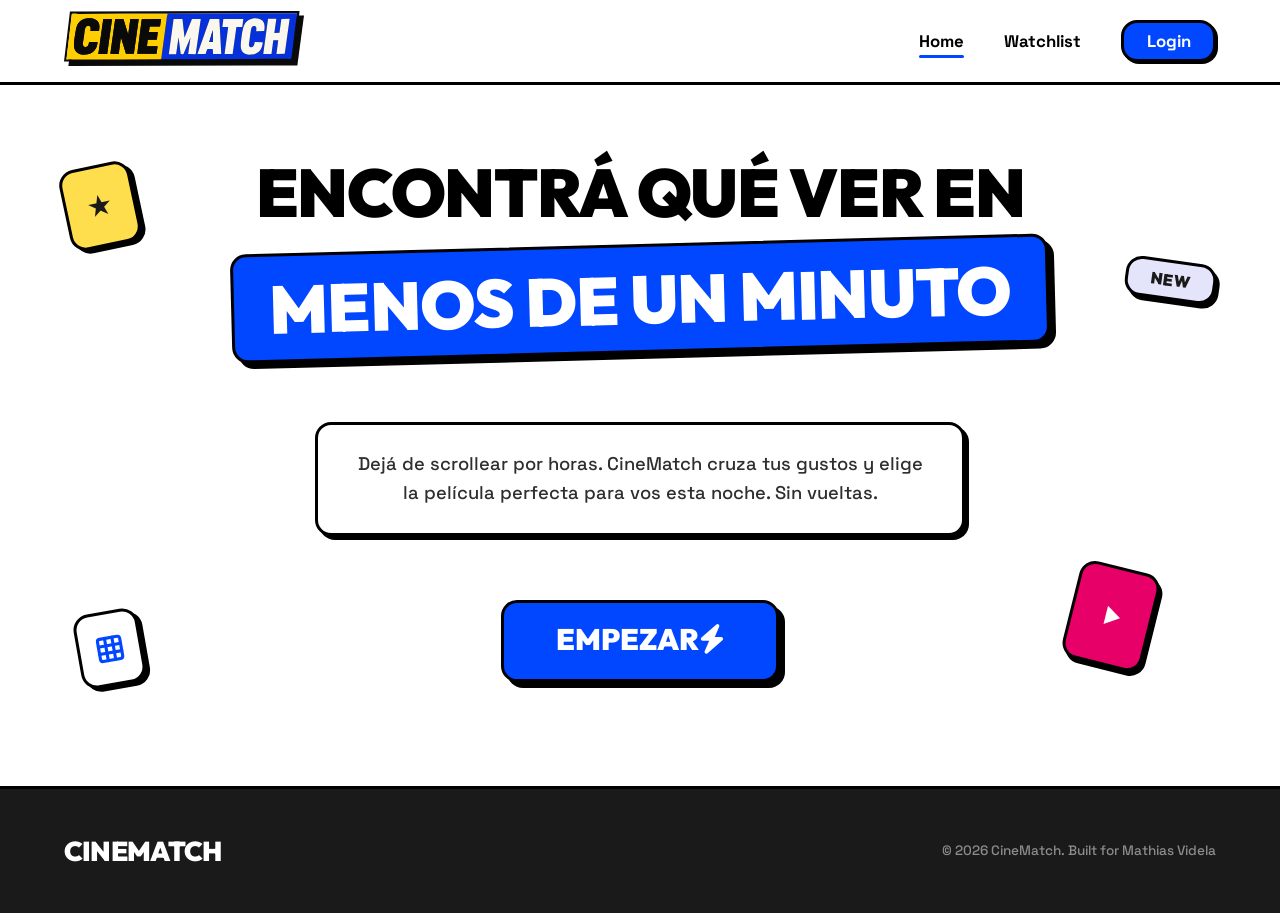
<file: frontend/index.html>
<!DOCTYPE html>
<html lang="es">

<head>
  <meta charset="UTF-8">
  <meta name="viewport" content="width=device-width, initial-scale=1.0">
  <meta name="description"
    content="CineMatch - Encontrá la película perfecta para vos en menos de un minuto. Deja de scrollear por horas y empezá a disfrutar.">
  <title>CineMatch - Encontrá qué ver en menos de un minuto</title>
  <link rel="shortcut icon" href="src/isotipo.svg" type="image/x-icon">
  <!-- Link root styling -->
  <link rel="stylesheet" href="style.css">
  <link rel="stylesheet" href="https://cdnjs.cloudflare.com/ajax/libs/font-awesome/6.5.2/css/all.min.css" />
</head>

<body>

  <!-- Navigation Bar -->
  <header>
    <nav class="navbar" id="main-navbar">
      <a href="#" class="logo" id="logo-brand"><img src="src/logotipo.svg" alt=""></a>
      <div class="nav-menu" id="navigation-menu">
        <a href="#" class="nav-link active" id="nav-discover">Home</a>
        <a href="pages/watchlist.html" class="nav-link" id="nav-watchlist">Watchlist</a>
        <a href="pages/login.html" class="nav-link btn-login" id="nav-login">Login <i
            class="fa-solid fa-right-to-bracket"></i></a>
      </div>

    </nav>
  </header>

  <!-- Main Hero -->
  <main class="main-content" id="landing-hero-container">


    <!-- Badge flotante -->
    <div class="floating-card card-star" id="float-star" aria-hidden="true">
      <span>★</span>
    </div>

    <div class="floating-card card-new" id="float-new" aria-hidden="true">
      <span>NEW</span>
    </div>

    <div class="floating-card card-play" id="float-play" aria-hidden="true">
      <!-- Custom White Bold Play SVG Triangle -->
      <svg width="32" height="32" viewBox="0 0 24 24" fill="currentColor">
        <path d="M8 5.14v14L19 12 8 5.14z" />
      </svg>
    </div>

    <div class="floating-card card-film" id="float-film" aria-hidden="true">
      <!-- Custom Blue Filmstrip SVG -->
      <svg width="30" height="30" viewBox="0 0 24 24" fill="none" stroke="currentColor" stroke-width="2.5"
        stroke-linecap="round" stroke-linejoin="round">
        <rect x="3" y="3" width="18" height="18" rx="2" ry="2" />
        <path d="M9 3v18" />
        <path d="M15 3v18" />
        <path d="M3 9h18" />
        <path d="M3 15h18" />
      </svg>
    </div>

    <!-- Central Hero content -->
    <section class="hero" id="hero-section">


      <!-- Main Title -->
      <div class="hero-title-container">
        <h1 class="hero-title" id="main-heading">ENCONTRÁ QUÉ VER EN</h1>
        <div class="hero-highlight-box" id="highlight-wrapper">
          <span class="hero-highlight-text" id="highlight-text">MENOS DE UN MINUTO</span>
        </div>
      </div>

      <!-- Description Card Container with horizontal background lines -->
      <div class="description-section" id="description-container">
        <div class="decor-line" id="line-decoration"></div>
        <article class="description-card" id="description-body">
          Dejá de scrollear por horas. CineMatch cruza tus gustos y elige la película perfecta para vos esta noche. Sin
          vueltas.
        </article>
      </div>

      <!-- button start -->
      <a href="./pages/movies.html" class="btn-empezar" id="btn-start-action">
        <span>EMPEZARㅤ<i class="fa-solid fa-bolt"></i></span>
      </a>


    </section>
  </main>

  <!-- Footer Section -->
  <footer class="footer" id="main-footer">
    <a href="#" class="footer-logo" id="footer-brand">CineMatch</a>
    <p class="copyright" id="footer-copyright"></p>
  </footer>

  <!-- Mobile Bottom Navigation Bar -->
  <nav class="mobile-bottom-nav">
    <a href="#" class="mobile-bottom-link active" id="mobile-nav-home">
      <i class="fa-solid fa-house"></i>
      <span>Inicio</span>
    </a>
    <a href="pages/watchlist.html" class="mobile-bottom-link" id="mobile-nav-watchlist">
      <i class="fa-solid fa-heart"></i>
      <span>Watchlist</span>
    </a>
    <a href="pages/movies.html" class="mobile-bottom-link" id="mobile-nav-movies">
      <i class="fa-solid fa-magnifying-glass"></i>
      <span>Buscar</span>
    </a>
  </nav>

  <script src="app.js"></script>
</body>

</html>
</file>
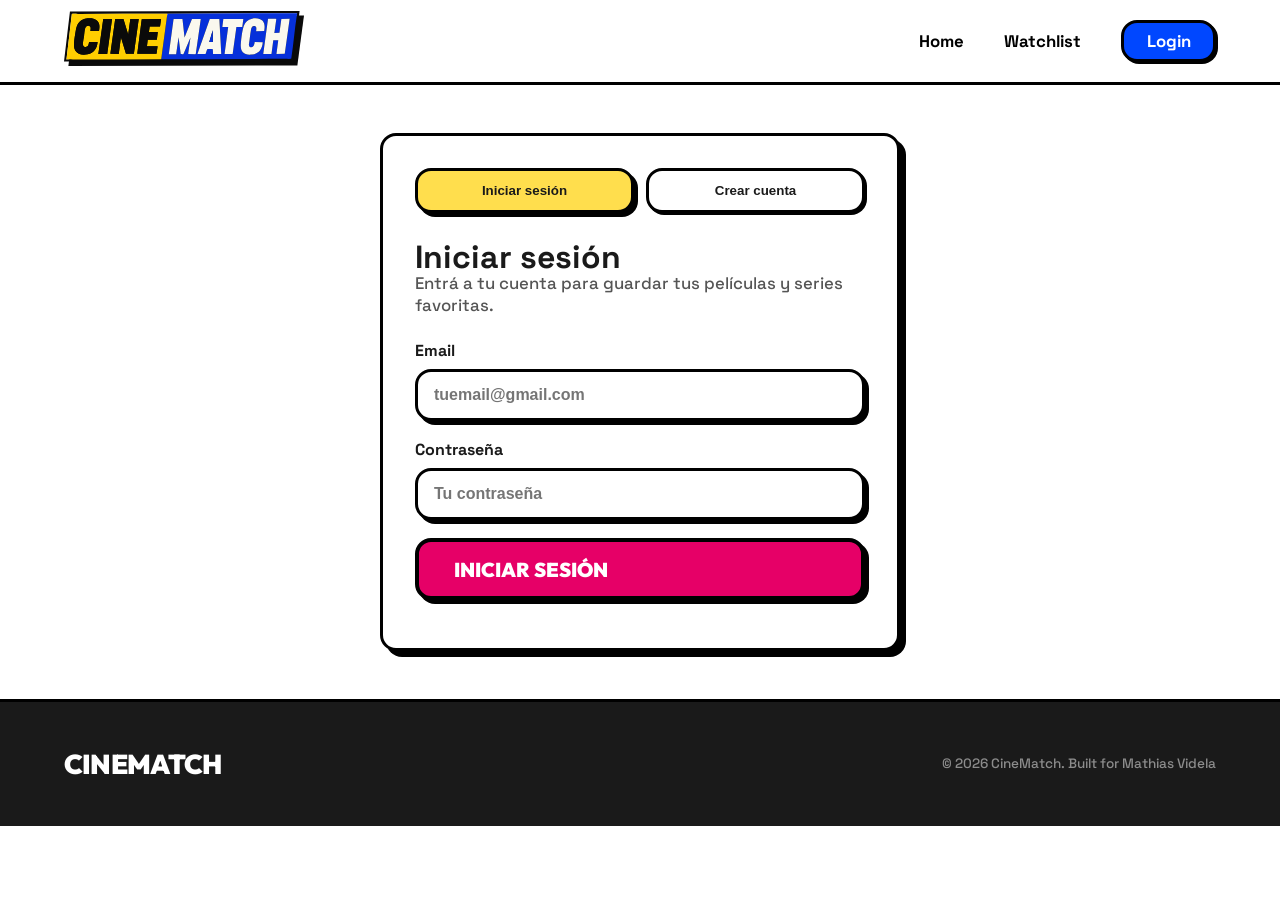
<file: frontend/pages/login.html>
<!DOCTYPE html>
<html lang="es">

<head>
    <meta charset="UTF-8">
    <meta name="viewport" content="width=device-width, initial-scale=1.0">
    <meta name="description"
        content="CineMatch - Encontrá la película perfecta para vos en menos de un minuto. Deja de scrollear por horas y empezá a disfrutar.">
    <title>CineMatch - Encontrá qué ver en menos de un minuto</title>
    <link rel="shortcut icon" href="../src/isotipo.svg" type="image/x-icon">
    <!-- Link root styling -->
    <link rel="stylesheet" href="../style.css">
    <link rel="stylesheet" href="https://cdnjs.cloudflare.com/ajax/libs/font-awesome/6.5.2/css/all.min.css" />
</head>

<body>

    <!-- Navigation Bar -->
    <header>
        <nav class="navbar" id="main-navbar">
            <a href="../index.html" class="logo" id="logo-brand"><img src="../src/logotipo.svg"
                    alt="logo de CineMatch"></a>
            <div class="nav-menu" id="navigation-menu">
                <a href="../index.html" class="nav-link" id="nav-discover">Home</a>
                <a href="watchlist.html" class="nav-link" id="nav-watchlist">Watchlist</a>
                <a href="login.html" class="nav-link btn-login" id="nav-login">Login <i
                        class="fa-solid fa-right-to-bracket"></i></a>
            </div>
        </nav>
    </header>


    <main>
        <section id="auth-section" class="auth-section">
            <div class="auth-card">

                <div class="auth-tabs">
                    <button id="show-login-btn" class="auth-tab active" type="button">
                        Iniciar sesión
                    </button>

                    <button id="show-register-btn" class="auth-tab" type="button">
                        Crear cuenta
                    </button>
                </div>

                <!-- LOGIN -->
                <div id="login-box">
                    <h2>Iniciar sesión</h2>
                    <p class="step-subtitle">
                        Entrá a tu cuenta para guardar tus películas y series favoritas.
                    </p>

                    <form id="login-form" class="auth-form">
                        <div class="form-group">
                            <label for="login-email">Email</label>
                            <input type="email" id="login-email" placeholder="tuemail@gmail.com" required />
                        </div>

                        <div class="form-group">
                            <label for="login-password">Contraseña</label>
                            <input type="password" id="login-password" placeholder="Tu contraseña" required />
                        </div>

                        <button type="submit" class="primary-button">
                            Iniciar sesión
                        </button>
                    </form>
                </div>

                <!-- REGISTER -->
                <div id="register-box" class="hidden">
                    <h2>Crear cuenta</h2>
                    <p class="step-subtitle">
                        Creá tu cuenta para empezar a armar tu Watchlist.
                    </p>

                    <form id="register-form" class="auth-form">
                        <div class="form-group">
                            <label for="register-name">Nombre</label>
                            <input type="text" id="register-name" placeholder="Tu nombre" required />
                        </div>

                        <div class="form-group">
                            <label for="register-email">Email</label>
                            <input type="email" id="register-email" placeholder="tuemail@gmail.com" required />
                        </div>

                        <div class="form-group">
                            <label for="register-password">Contraseña</label>
                            <input type="password" id="register-password" placeholder="Mínimo 6 caracteres" required />
                        </div>

                        <button type="submit" class="primary-button">
                            Crear cuenta
                        </button>
                    </form>
                </div>

                <p id="auth-message" class="auth-message"></p>
            </div>
        </section>


    </main>

    <!-- Footer Section -->
    <footer class="footer" id="main-footer">
        <a href="#" class="footer-logo" id="footer-brand">CineMatch</a>
        <p class="copyright" id="footer-copyright"></p>
    </footer>

    <!-- Mobile Bottom Navigation Bar -->
    <nav class="mobile-bottom-nav">
        <a href="../index.html" class="mobile-bottom-link" id="mobile-nav-home">
            <i class="fa-solid fa-house"></i>
            <span>Inicio</span>
        </a>
        <a href="watchlist.html" class="mobile-bottom-link" id="mobile-nav-watchlist">
            <i class="fa-solid fa-heart"></i>
            <span>Watchlist</span>
        </a>
        <a href="movies.html" class="mobile-bottom-link" id="mobile-nav-movies">
            <i class="fa-solid fa-magnifying-glass"></i>
            <span>Buscar</span>
        </a>
    </nav>

    <script src="../app.js"></script>
</body>

</html>
</file>
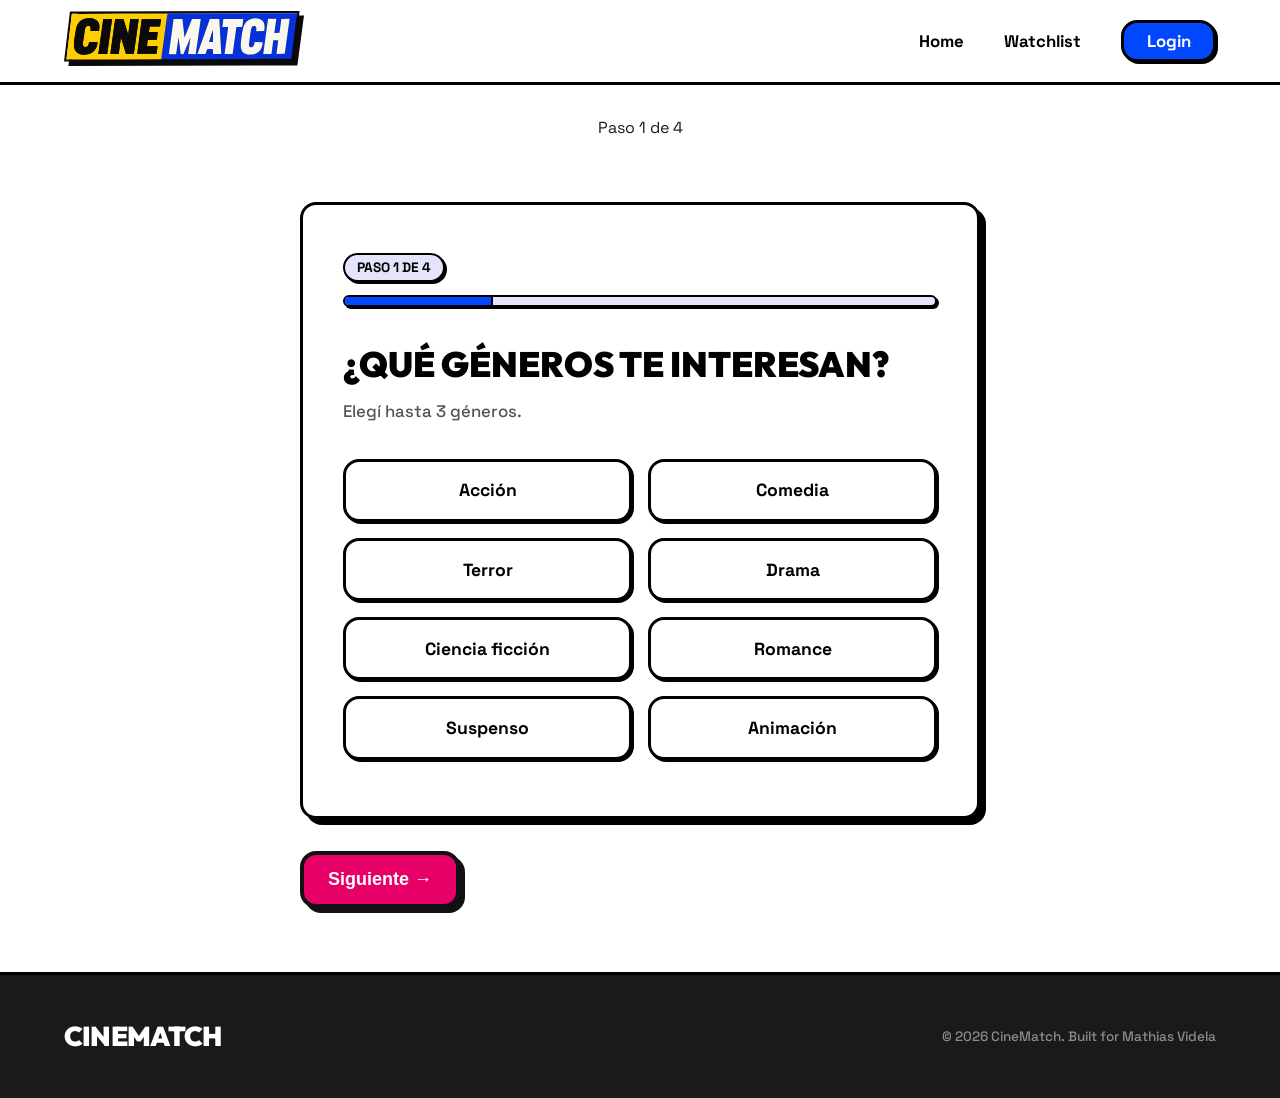
<file: frontend/pages/movies.html>
<!DOCTYPE html>
<html lang="es">

<head>
    <meta charset="UTF-8">
    <meta name="viewport" content="width=device-width, initial-scale=1.0">
    <meta name="description"
        content="CineMatch - Encontrá la película perfecta para vos en menos de un minuto. Deja de scrollear por horas y empezá a disfrutar.">
    <title>CineMatch - Encontrá qué ver en menos de un minuto</title>
    <link rel="shortcut icon" href="../src/isotipo.svg" type="image/x-icon">
    <!-- Link root styling -->
    <link rel="stylesheet" href="../style.css">
    <link rel="stylesheet" href="https://cdnjs.cloudflare.com/ajax/libs/font-awesome/6.5.2/css/all.min.css" />
</head>

<body>

    <!-- Navigation Bar -->
    <header>
        <nav class="navbar" id="main-navbar">
            <a href="../index.html" class="logo" id="logo-brand"><img src="../src/logotipo.svg" alt=""></a>
            <div class="nav-menu" id="navigation-menu">
                <a href="../index.html" class="nav-link" id="nav-discover">Home</a>
                <a href="watchlist.html" class="nav-link" id="nav-watchlist">Watchlist</a>
                <a href="login.html" class="nav-link btn-login" id="nav-login">Login <i
                        class="fa-solid fa-right-to-bracket"></i></a>
            </div>
        </nav>
    </header>

    <main class="main-content">
        <!-- Badge pasos -->
        <div class="pasos">
            <div class="badge-yellow" id="badge-step"></div>
        </div>

        <!-- pasos container -->
        <section id="step-container"></section>

        <!-- botones de accion -->
        <div class="step-actions">
            <button class="btn btn-back" id="btn-back">
                ← Atrás
            </button>

            <button class="btn btn-next" id="btn-next">
                Siguiente →
            </button>
        </div>

    </main>

    <!-- Footer Section -->
    <footer class="footer" id="main-footer">
        <a href="../index.html" class="footer-logo" id="footer-brand">CineMatch</a>
        <p class="copyright" id="footer-copyright"></p>
    </footer>

    <!-- Mobile Bottom Navigation Bar -->
    <nav class="mobile-bottom-nav">
        <a href="../index.html" class="mobile-bottom-link" id="mobile-nav-home">
            <i class="fa-solid fa-house"></i>
            <span>Inicio</span>
        </a>
        <a href="watchlist.html" class="mobile-bottom-link" id="mobile-nav-watchlist">
            <i class="fa-solid fa-heart"></i>
            <span>Watchlist</span>
        </a>
        <a href="#" class="mobile-bottom-link active" id="mobile-nav-movies">
            <i class="fa-solid fa-magnifying-glass"></i>
            <span>Buscar</span>
        </a>
    </nav>

    <script src="../app.js"></script>
</body>

</html>
</file>
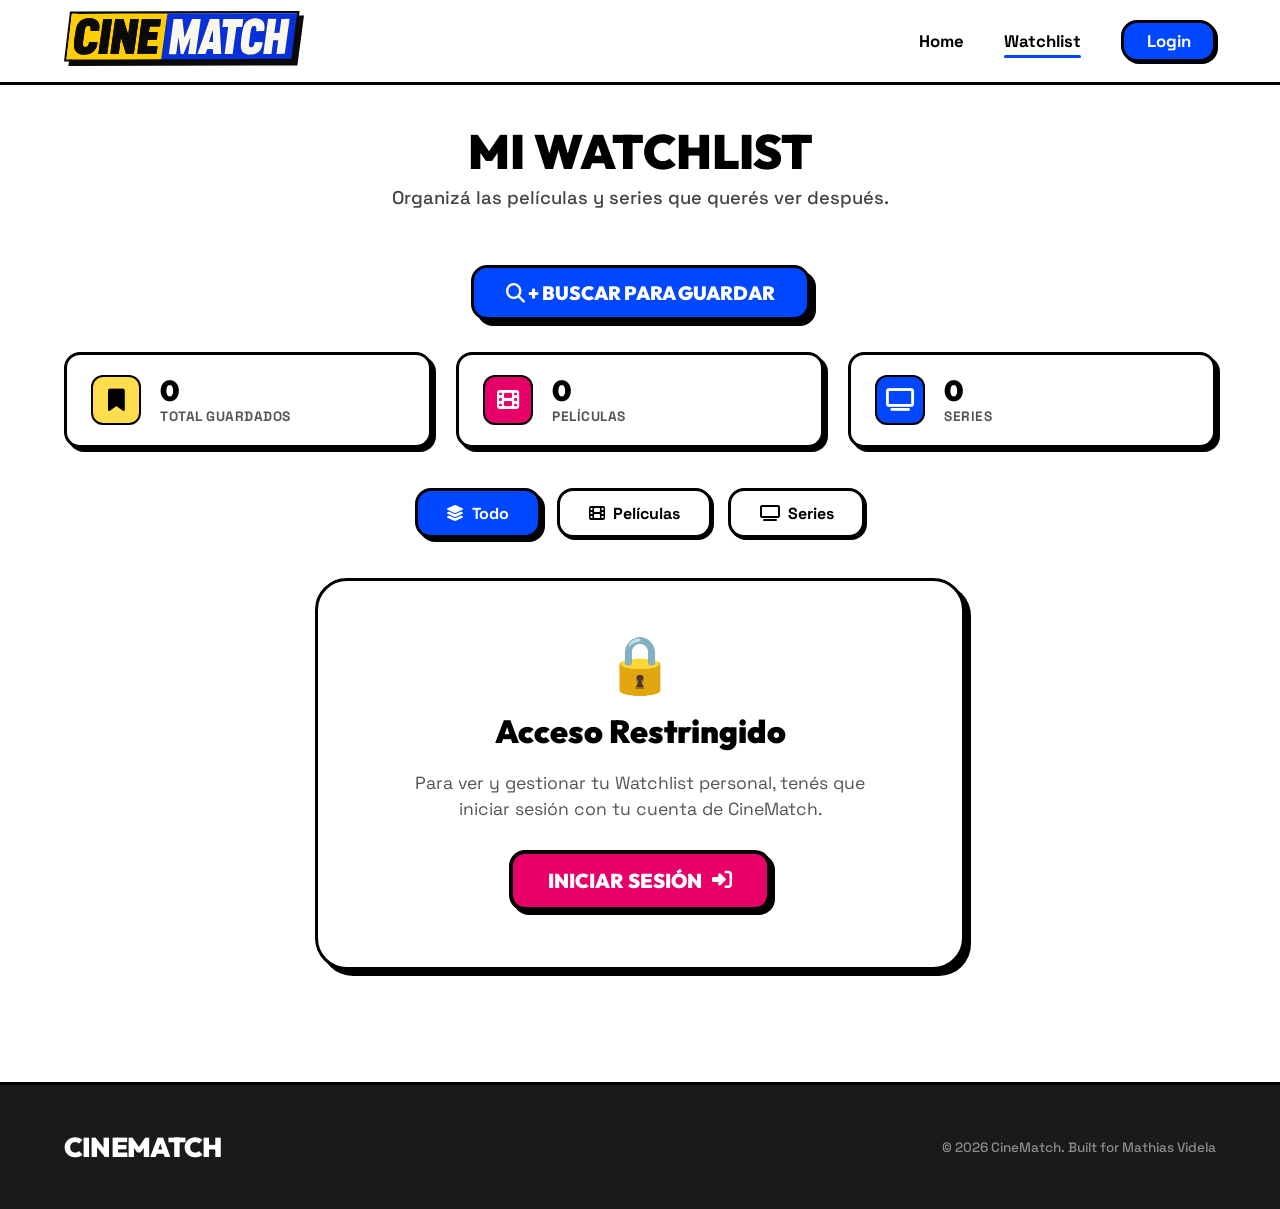
<file: frontend/pages/watchlist.html>
<!DOCTYPE html>
<html lang="es">

<head>
    <meta charset="UTF-8">
    <meta name="viewport" content="width=device-width, initial-scale=1.0">
    <meta name="description"
        content="CineMatch - Mi Watchlist. Organizá las películas y series que querés ver después.">
    <title>CineMatch - Mi Watchlist</title>
    <link rel="shortcut icon" href="../src/isotipo.svg" type="image/x-icon">
    <!-- Link root styling -->
    <link rel="stylesheet" href="../style.css">
    <link rel="stylesheet" href="https://cdnjs.cloudflare.com/ajax/libs/font-awesome/6.5.2/css/all.min.css" />
</head>

<body>

    <!-- Navigation Bar -->
    <header>
        <nav class="navbar" id="main-navbar">
            <a href="../index.html" class="logo" id="logo-brand"><img src="../src/logotipo.svg"
                    alt="CineMatch Logo"></a>
            <div class="nav-menu" id="navigation-menu">
                <a href="../index.html" class="nav-link" id="nav-discover">Home</a>
                <a href="#" class="nav-link active" id="nav-watchlist">Watchlist</a>
                <a href="login.html" class="nav-link btn-login" id="nav-login">Login <i
                        class="fa-solid fa-right-to-bracket"></i></a>
            </div>
        </nav>
    </header>

    <!-- Main Content -->
    <main class="main-content">



        <div class="watchlist-page-container">

            <!-- Hero Section -->
            <section class="watchlist-hero" id="watchlist-hero">
                <h1 class="watchlist-title">Mi Watchlist</h1>
                <p class="watchlist-subtitle">Organizá las películas y series que querés ver después.</p>
                <div class="watchlist-user-greeting" id="watchlist-user-greeting" style="display: none;"></div>
            </section>

            <!-- Desktop Search Button -->
            <div class="watchlist-search-desktop-container">
                <button id="open-search-modal-btn" class="open-search-modal-btn" type="button">
                    <i class="fa-solid fa-magnifying-glass"></i> + Buscar para guardar
                </button>
            </div>

            <!-- Stats Overview -->
            <section class="watchlist-stats-grid" id="watchlist-stats">
                <div class="watchlist-stat-card">
                    <div class="stat-icon-wrapper stat-icon-total">
                        <i class="fa-solid fa-bookmark"></i>
                    </div>
                    <div class="stat-info">
                        <span class="stat-number" id="watchlist-total-count">0</span>
                        <span class="stat-label">Total Guardados</span>
                    </div>
                </div>

                <div class="watchlist-stat-card">
                    <div class="stat-icon-wrapper stat-icon-movies">
                        <i class="fa-solid fa-film"></i>
                    </div>
                    <div class="stat-info">
                        <span class="stat-number" id="watchlist-movie-count">0</span>
                        <span class="stat-label">Películas</span>
                    </div>
                </div>

                <div class="watchlist-stat-card">
                    <div class="stat-icon-wrapper stat-icon-tv">
                        <i class="fa-solid fa-tv"></i>
                    </div>
                    <div class="stat-info">
                        <span class="stat-number" id="watchlist-tv-count">0</span>
                        <span class="stat-label">Series</span>
                    </div>
                </div>
            </section>

            <!-- Filter Tabs -->
            <section class="watchlist-filters" id="watchlist-filters">
                <button type="button" class="watchlist-tab-btn active" data-filter="all" id="filter-all">
                    <i class="fa-solid fa-layer-group"></i> Todo
                </button>
                <button type="button" class="watchlist-tab-btn" data-filter="movie" id="filter-movie">
                    <i class="fa-solid fa-film"></i> Películas
                </button>
                <button type="button" class="watchlist-tab-btn" data-filter="tv" id="filter-tv">
                    <i class="fa-solid fa-tv"></i> Series
                </button>
            </section>

            <!-- Dynamic Content (Grid, Loading, Empty, Blocked, Error) -->
            <section id="watchlist-content">
                <!-- Content will be rendered dynamically by watchlist.js -->
            </section>

        </div>
    </main>

    <!-- Footer Section -->
    <footer class="footer" id="main-footer">
        <a href="../index.html" class="footer-logo" id="footer-brand">CineMatch</a>
        <p class="copyright" id="footer-copyright"></p>
    </footer>

    <!-- Mobile Bottom Navigation Bar -->
    <nav class="mobile-bottom-nav">
        <a href="../index.html" class="mobile-bottom-link" id="mobile-nav-home">
            <i class="fa-solid fa-house"></i>
            <span>Inicio</span>
        </a>
        <a href="#" class="mobile-bottom-link active" id="mobile-nav-watchlist">
            <i class="fa-solid fa-heart"></i>
            <span>Watchlist</span>
        </a>
        <a href="movies.html" class="mobile-bottom-link" id="mobile-nav-movies">
            <i class="fa-solid fa-magnifying-glass"></i>
            <span>Buscar</span>
        </a>
    </nav>

    <button id="mobile-search-fab" class="mobile-search-fab" type="button">
        + Buscar
    </button>

    <!-- Search Modal -->
    <div id="watchlist-search-modal" class="watchlist-search-modal hidden">
        <div class="watchlist-search-overlay"></div>

        <button id="close-search-modal-btn" class="search-modal-back-btn" type="button" aria-label="Cerrar búsqueda">
            <i class="fa-solid fa-xmark"></i>
        </button>

        <div class="watchlist-search-dialog">
            <div class="search-modal-header">
                <h2>Buscar para guardar</h2>
                <p>Encontrá películas o series y agregalas a tu Watchlist.</p>
            </div>

            <form id="watchlist-search-form" class="search-form">
                <input type="text" id="watchlist-search-input" placeholder="Buscar película o serie..." required
                    autocomplete="off">
                <button type="submit" class="btn-search">Buscar</button>
            </form>
            <div id="watchlist-search-message" class="search-message"></div>

            <div id="search-results-section" class="search-results-section">
                <div id="search-results-grid" class="search-results-grid"></div>
            </div>
        </div>
    </div>

    <script src="../app.js"></script>
    <script src="../js/watchlist.js"></script>
</body>

</html>
</file>
<file: frontend/style.css>
@import url('https://fonts.googleapis.com/css2?family=Outfit:wght@400;600;700;800;900&family=Space+Grotesk:wght@400;500;700&display=swap');

/* CineMatch Neo-Brutalist CSS Styling System */

:root {
    --bg-color: #ffffff;
    --bg-color-white: #FFFFFF;
    --bg-color--secondary: #0047FF;
    --primary-blue: #0047FF;
    --accent-yellow: #FFDE4D;
    --accent-pink: #E60067;
    --accent-lavender: #E4E5FA;
    --black: #000000;
    --charcoal: #1A1A1A;
    --border-width: 3px;
    --radius: 1rem;
    --radius-large: 2rem;

    --neo-shadow-large: 6px 6px 0px #000000;
    --neo-shadow-medium: 4px 4px 0px #000000;
    --neo-shadow-small: 2px 2px 0px #000000;
}

/* ------------------- Bases de css ------------------- */
* {
    box-sizing: border-box;
    margin: 0;
    padding: 0;
}

html,
body {
    background-color: var(--bg-color);
    font-family: 'Space Grotesk', sans-serif;
    color: var(--charcoal);
    min-height: 100vh;
    display: flex;
    flex-direction: column;
    overflow-x: hidden;
    position: relative;
    -webkit-font-smoothing: antialiased;
}

/* ---------------- Navbar ---------------- */
.navbar {
    height: 85px;
    display: flex;
    align-items: center;
    justify-content: space-between;
    padding: 0 4rem;
    background-color: #FFFFFF;
    border-bottom: var(--border-width) solid var(--black);
    position: relative;
    z-index: 100;
}

.logo {
    width: 15rem;
}

.nav-menu {
    display: flex;
    align-items: center;
    gap: 2.5rem;
    list-style: none;
}

.nav-link {
    text-decoration: none;
    color: var(--black);
    font-weight: 700;
    font-size: 1.05rem;
    position: relative;
    transition: color 0.15s ease;
    cursor: pointer;
}

.nav-link:hover {
    color: var(--primary-blue);
}

.nav-link.active {
    color: var(--black);
}

.nav-link.active::after {
    content: '';
    position: absolute;
    left: 0;
    right: 0;
    bottom: -6px;
    height: 3px;
    background-color: var(--primary-blue);
    border-radius: var(--radius);
}

.btn-login {
    background-color: var(--primary-blue);
    color: #ffffff;
    border: var(--border-width) solid var(--black);
    padding: 0.45rem 1.4rem;
    box-shadow: var(--neo-shadow-small);
    border-radius: var(--radius);
    transition: transform 0.1s ease, box-shadow 0.1s ease;
}

.btn-login i {
    margin-left: 8px;
    font-size: 0.95rem;
}

.btn-login:hover {
    transform: scale(1.1) rotate(3deg);
    box-shadow: var(--neo-shadow-large);
    color: var(--charcoal);
    background-color: var(--accent-yellow);
}

.mobile-bottom-nav {
    display: none;
}

.nav-auth-user {
    display: flex;
    align-items: center;
    gap: 12px;
}

.nav-auth-toggle {
    display: none;
}

.nav-auth-dropdown {
    display: flex;
    align-items: center;
    gap: 12px;
}

.nav-user-pill {
    display: flex;
    align-items: center;
    gap: 12px;

    background: var(--accent-lavender);
    color: var(--charcoal);

    border: var(--border-width) solid var(--black);
    box-shadow: var(--neo-shadow-small);
    border-radius: var(--radius-large);

    padding: 10px 18px;
    font-weight: 900;
    white-space: nowrap;
}

.nav-user-icon {
    display: flex;
    align-items: center;
    justify-content: center;

    font-size: 1.1rem;
    color: var(--charcoal);
}

.nav-user-name {
    background: none;
    border: none;
    box-shadow: none;
    padding: 0;
    border-radius: 0;

    color: var(--charcoal);
    font-weight: 900;
    white-space: nowrap;
}

.nav-logout-btn {
    background: var(--accent-yellow);
    color: var(--charcoal);
    border: var(--border-width) solid var(--black);
    box-shadow: var(--neo-shadow-small);
    border-radius: var(--radius);
    padding: 10px 14px;
    font-family: inherit;
    font-size: 1rem;
    font-weight: 900;
    cursor: pointer;
    transition: transform 0.15s ease, box-shadow 0.15s ease;
}

.nav-logout-btn:hover {
    transform: translate(-2px, -2px);
    box-shadow: var(--neo-shadow-medium);
}



/* Main Content Wrappers */
.main-content {
    flex: 1;
    position: relative;
    display: flex;
    flex-direction: column;
    justify-content: center;
    align-items: center;
    width: 100%;
}


/* -------------------- Hero Section -------------------- */
.hero {
    position: relative;
    z-index: 10;
    max-width: 1000px;
    width: 100%;
    margin: 0 auto;
    padding: 4.5rem 1.5rem 6.5rem 1.5rem;
    display: flex;
    flex-direction: column;
    align-items: center;
    text-align: center;
}



/* Title Styling */
.hero-title-container {
    display: flex;
    flex-direction: column;
    align-items: center;
    margin-bottom: 1.5rem;
}

.hero-title {
    font-family: 'Outfit', sans-serif;
    font-weight: 900;
    font-size: 4.2rem;
    line-height: 1.05;
    color: var(--black);
    text-transform: uppercase;
    letter-spacing: -0.02em;
}

/* Highlighted Blue Box */
.hero-highlight-box {
    display: inline-block;
    background-color: var(--primary-blue);
    border: var(--border-width) solid var(--black);
    box-shadow: var(--neo-shadow-large);
    padding: 0.6rem 2.2rem;
    transform: rotate(-1.5deg);
    margin-top: 1rem;
    border-radius: var(--radius);
}

.hero-highlight-text {
    font-family: 'Outfit', sans-serif;
    font-weight: 900;
    font-size: 4.2rem;
    color: #FFFFFF;
    text-transform: uppercase;
    letter-spacing: -0.01em;
}

/* Description Card with Stripe */
.description-section {
    position: relative;
    width: 100%;
    display: flex;
    justify-content: center;
    align-items: center;
    margin: 2rem 0 3.2rem 0;
    padding: 0.8rem 0;
}

.description-card {
    background-color: #FFFFFF;
    border: var(--border-width) solid var(--black);
    padding: 1.6rem 2.2rem;
    max-width: 650px;
    width: calc(100% - 2rem);
    font-family: 'Space Grotesk', sans-serif;
    font-size: 1.15rem;
    line-height: 1.55;
    font-weight: 500;
    text-align: center;
    color: #2F2F2F;
    z-index: 2;
    box-shadow: var(--neo-shadow-medium);
    border-radius: var(--radius);
}

/* Empezar Button */
.btn-empezar {
    background-color: var(--primary-blue);
    color: #FFFFFF;
    font-family: 'Outfit', sans-serif;
    font-weight: 900;
    font-size: 1.85rem;
    border: var(--border-width) solid var(--black);
    box-shadow: var(--neo-shadow-large);
    padding: 1.1rem 3.2rem;
    text-transform: uppercase;
    cursor: pointer;
    display: inline-flex;
    align-items: center;
    gap: 1.2rem;
    position: relative;
    text-decoration: none;
    border-radius: var(--radius);
    transition: transform 0.1s ease, box-shadow 0.1s ease;
    user-select: none;
}

.btn-empezar svg {
    transition: transform 0.2s ease;
}

.btn-empezar:hover {
    transform: translate(-3px, -3px);
    box-shadow: 9px 9px 0px #000000;
}

.btn-empezar:hover svg {
    transform: translateX(5px);
}

.btn-empezar:active {
    transform: translate(5px, 5px);
    box-shadow: 1px 1px 0px #000000;
}

/* Floating Card Graphics (Hero Decorations) */
.floating-card {
    position: absolute;
    background-color: #FFFFFF;
    border: var(--border-width) solid var(--black);
    box-shadow: var(--neo-shadow-medium);
    border-radius: var(--radius);
    display: flex;
    align-items: center;
    justify-content: center;
    z-index: 5;
    user-select: none;
    transition: transform 0.25s cubic-bezier(0.175, 0.885, 0.32, 1.275), box-shadow 0.25s ease;
}

.floating-card:hover {
    box-shadow: 8px 8px 0px #000000;
}

/* Star Card - Top Left */
.card-star {
    background-color: var(--accent-yellow);
    width: 72px;
    height: 82px;
    top: 80px;
    left: 5%;
    transform: rotate(-12deg);
    font-size: 1.8rem;
}

.card-star:hover {
    transform: scale(1.1) rotate(-6deg);
}

/* NEW Card - Mid Right */
.card-new {
    background-color: var(--accent-lavender);
    padding: 0.45rem 1.4rem;
    top: 175px;
    right: 5%;
    transform: rotate(8deg);
    font-family: 'Outfit', sans-serif;
    font-weight: 900;
    font-size: 1rem;
    text-transform: uppercase;
    letter-spacing: 0.04em;
    border-radius: var(--radius);
}

.card-new:hover {
    transform: scale(1.1) rotate(2deg);
}

/* Play Button Card - Mid-Low Right */
.card-play {
    background-color: var(--accent-pink);
    width: 82px;
    height: 100px;
    bottom: 120px;
    right: 10%;
    transform: rotate(14deg);
    color: #FFFFFF;
}

.card-play:hover {
    transform: scale(1.1) rotate(6deg);
}

/* Film Card - Low Left */
.card-film {
    background-color: #FFFFFF;
    width: 65px;
    height: 75px;
    bottom: 100px;
    left: 6%;
    transform: rotate(-10deg);
    color: var(--primary-blue);
}

.card-film:hover {
    transform: scale(1.1) rotate(-4deg);
}

/* Footer Section */
.footer {
    background-color: var(--charcoal);
    color: #FFFFFF;
    border-top: var(--border-width) solid var(--black);
    padding: 2.8rem 4rem;
    display: flex;
    align-items: center;
    justify-content: space-between;
    position: relative;
    z-index: 100;
}

.footer-logo {
    font-family: 'Outfit', sans-serif;
    font-weight: 900;
    font-size: 1.7rem;
    letter-spacing: -0.03em;
    color: #FFFFFF;
    text-decoration: none;
    text-transform: uppercase;
}

.footer-menu {
    display: flex;
    gap: 2rem;
    list-style: none;
}

.footer-link {
    color: #B3B3B3;
    text-decoration: none;
    font-size: 0.85rem;
    font-weight: 700;
    transition: color 0.15s ease;
    text-transform: capitalize;
}

.footer-link:hover {
    color: var(--accent-yellow);
}

.copyright {
    color: #8C8C8C;
    font-size: 0.85rem;
    font-weight: 500;
}

/* ------------ Login Section -------------*/

.hidden {
    display: none;
}

.auth-tabs {
    display: flex;
    gap: 12px;
    margin-bottom: 24px;
}

.auth-tab {
    flex: 1;
    border: var(--border-width) solid var(--black);
    background: #ffffff;
    color: var(--charcoal);
    box-shadow: var(--neo-shadow-small);
    border-radius: var(--radius);
    padding: 12px 16px;
    font-weight: 900;
    cursor: pointer;
    transition: transform 0.15s ease, box-shadow 0.15s ease, background-color 0.15s ease;
}

.auth-tab:hover {
    transform: translate(-2px, -2px);
    box-shadow: var(--neo-shadow-medium);
}

.auth-tab.active {
    background: var(--accent-yellow);
    box-shadow: var(--neo-shadow-medium);
}

.auth-section {
    width: 100%;
    display: flex;
    justify-content: center;
    padding: 48px 16px;
    background-color: var(--bg-color);
}

.auth-card {
    width: 100%;
    max-width: 520px;
    background: var(--bg-color-white);
    border: var(--border-width) solid var(--black);
    box-shadow: var(--neo-shadow-large);
    padding: 32px;
    border-radius: var(--radius);
}

.auth-card h2 {
    font-size: 2rem;
    margin: 16px 0 8px;
    color: var(--charcoal);
}

.auth-form {
    display: flex;
    flex-direction: column;
    gap: 18px;
    margin-top: 24px;
}

.form-group {
    display: flex;
    flex-direction: column;
    gap: 8px;
}

.form-group label {
    font-weight: 900;
    color: var(--charcoal);
}

.form-group input {
    border: var(--border-width) solid var(--black);
    border-radius: var(--radius);
    padding: 14px 16px;
    font-size: 1rem;
    font-weight: 700;
    outline: none;
    background: #ffffff;
    color: var(--charcoal);
    box-shadow: var(--neo-shadow-medium);
    transition: transform 0.15s ease, box-shadow 0.15s ease;
}

.form-group input:focus {
    transform: translate(-2px, -2px);
    box-shadow: var(--neo-shadow-large);
}

.auth-message {
    margin-top: 16px;
    font-weight: 800;
}

.auth-message.success {
    color: #1f8f2e;
}

.auth-message.error {
    color: var(--accent-pink);
}

@media (max-width: 600px) {}




/* ==========================================================================
   Responsive
   ========================================================================== */

@media (max-width: 1100px) {
    .card-star {
        left: 2%;
        top: 120px;
    }

    .card-new {
        right: 2%;
        top: 220px;
    }

    .card-play {
        right: 4%;
    }

    .card-film {
        left: 3%;
    }
}

@media (max-width: 992px) {

    .floating-card {
        display: none !important;
    }

    .navbar {
        padding: 0 2rem;
    }

    .nav-menu {
        gap: 1.5rem;
    }

    .footer {
        padding: 2.5rem 2rem;
        flex-direction: column;
        gap: 1.8rem;
        text-align: center;
    }

    .footer-menu {
        justify-content: center;
        flex-wrap: wrap;
    }

    .hero-title,
    .hero-highlight-text {
        font-size: 3.2rem;
    }
}

@media (max-width: 768px) {
    body {
        padding-bottom: 75px;
        /* Prevent fixed bottom navigation overlap */
    }

    .navbar {
        height: 85px;
        padding: 0 1.5rem;
    }

    .logo {
        width: 9rem;
        /* Shrink logo slightly on mobile header */
    }

    .nav-menu {
        display: flex;
        align-items: center;
        gap: 12px;
    }

    /* Hide Home and Watchlist links in the top header on mobile */
    .nav-menu #nav-discover,
    .nav-menu #nav-watchlist {
        display: none !important;
    }

    .nav-auth-user {
        position: relative;
    }

    .nav-auth-toggle {
        display: flex;
        flex-direction: column;
        justify-content: space-between;
        width: 45px;
        height: 45px;
        background-color: var(--accent-yellow);
        border: var(--border-width) solid var(--black);
        box-shadow: var(--neo-shadow-small);
        border-radius: var(--radius);
        padding: 10px;
        cursor: pointer;
        z-index: 110;
        transition: transform 0.15s ease, box-shadow 0.15s ease;
    }

    .nav-auth-toggle:hover {
        transform: translate(-1px, -1px);
        box-shadow: var(--neo-shadow-medium);
    }

    .nav-auth-toggle:active {
        transform: translate(1px, 1px);
        box-shadow: var(--neo-shadow-small);
    }

    .nav-auth-toggle .bar {
        width: 100%;
        height: 4px;
        background-color: var(--black);
        border-radius: 2px;
        transition: all 0.3s ease;
    }

    .nav-auth-toggle.open .bar:nth-child(1) {
        transform: translateY(8px) rotate(45deg);
    }

    .nav-auth-toggle.open .bar:nth-child(2) {
        opacity: 0;
    }

    .nav-auth-toggle.open .bar:nth-child(3) {
        transform: translateY(-8px) rotate(-45deg);
    }

    .nav-auth-dropdown {
        display: none;
        position: absolute;
        top: 55px;
        right: 0;
        background-color: #FFFFFF;
        border: var(--border-width) solid var(--black);
        border-radius: var(--radius);
        flex-direction: column;
        padding: 1.2rem;
        gap: 10px;
        z-index: 100;
        box-shadow: var(--neo-shadow-large);
        width: 230px;
    }

    .nav-auth-dropdown.open {
        display: flex;
    }

    .nav-auth-dropdown .nav-user-pill {
        justify-content: center;
        width: 100%;
        padding: 10px 14px;
        font-size: 0.95rem;
        white-space: normal;
        text-align: center;
        box-shadow: var(--neo-shadow-small);
    }

    .nav-auth-dropdown .nav-logout-btn {
        width: 100%;
        text-align: center;
        padding: 10px 14px;
        font-size: 0.95rem;
        box-shadow: var(--neo-shadow-small);
    }

    .nav-auth-dropdown .nav-logout-btn:hover {
        transform: translate(-1px, -1px);
        box-shadow: var(--neo-shadow-medium);
    }

    .btn-login {
        padding: 6px 12px;
        font-size: 0.85rem;
    }

    /* Bottom Navigation styles */
    .mobile-bottom-nav {
        display: flex;
        position: fixed;
        bottom: 0;
        left: 0;
        right: 0;
        height: 70px;
        background-color: #FFFFFF;
        border-top: var(--border-width) solid var(--black);
        justify-content: space-around;
        align-items: center;
        z-index: 1000;
        padding-bottom: env(safe-area-inset-bottom);
    }

    .mobile-bottom-link {
        display: flex;
        flex-direction: column;
        align-items: center;
        justify-content: center;
        text-decoration: none;
        color: #7A7A7A;
        font-size: 0.8rem;
        font-weight: 700;
        gap: 4px;
        width: 33.33%;
        height: 100%;
        position: relative;
        transition: color 0.15s ease;
    }

    .mobile-bottom-link i {
        font-size: 1.35rem;
        transition: transform 0.15s ease;
    }

    .mobile-bottom-link.active {
        color: var(--primary-blue);
    }

    .mobile-bottom-link.active::before {
        content: "";
        position: absolute;
        top: -3px;
        left: 30%;
        right: 30%;
        height: 4px;
        background-color: var(--primary-blue);
        border-radius: 0 0 4px 4px;
    }

    .mobile-bottom-link:active i {
        transform: scale(0.9);
    }
}

@media (max-width: 600px) {
    .hero {
        padding: 3rem 1rem 4rem 1rem;
    }

    .hero-title,
    .hero-highlight-text {
        font-size: 2rem;
    }

    .hero-highlight-box {
        padding: 0.4rem 1.2rem;
    }

    .badge-yellow {
        margin-bottom: 1.5rem;
    }

    .description-card {
        padding: 1.2rem 1.5rem;
        font-size: 1rem;
    }

    .description-section {
        margin: 1.5rem 0 2.5rem 0;
    }

    .btn-empezar {
        font-size: 1.4rem;
        padding: 0.9rem 2.2rem;
        width: 100%;
        justify-content: center;
    }

    .stats-container {
        flex-direction: column;
        align-items: center;
        gap: 1rem;
        margin-top: 3rem;
    }

    .stat-badge {
        width: 100%;
        justify-content: center;
    }

    .auth-section {
        padding: 32px 16px;
    }

    .auth-card {
        padding: 24px;
        box-shadow: var(--neo-shadow-medium);
    }

    .auth-card h2 {
        font-size: 1.6rem;
    }

    .nav-auth-user {
        flex-direction: column;
        align-items: stretch;
        width: 100%;
    }

    .nav-user-name,
    .nav-logout-btn {
        width: 100%;
        text-align: center;
        font-size: 0.9rem;
    }
}

/* ==========================================================================
   Watchlist en construccion
   ========================================================================== */
.watchlist-container {
    display: flex;
    flex-direction: column;
    align-items: center;
    justify-content: center;
    text-align: center;
    padding: 4rem 1.5rem;
    position: relative;
    flex: 1;
    width: 100%;
    max-width: 800px;
    margin: 0 auto;
}

.construction-card {
    background-color: #FFFFFF;
    border: var(--border-width) solid var(--black);
    box-shadow: var(--neo-shadow-large);
    padding: 3rem 2.5rem;
    border-radius: var(--radius);
    position: relative;
    display: flex;
    flex-direction: column;
    align-items: center;
    gap: 1.8rem;
    width: 100%;
    margin-top: 2rem;
    overflow: hidden;
}

/* Caution striped header inside card */
.caution-stripe {
    position: absolute;
    top: 0;
    left: 0;
    right: 0;
    height: 20px;
    background: repeating-linear-gradient(-45deg,
            var(--accent-yellow),
            var(--accent-yellow) 15px,
            var(--black) 15px,
            var(--black) 30px);
    border-bottom: var(--border-width) solid var(--black);
}

.construction-title-container {
    display: flex;
    flex-direction: column;
    align-items: center;
    gap: 0.5rem;
}

.construction-badge {
    background-color: var(--accent-pink);
    color: #FFFFFF;
    border: var(--border-width) solid var(--black);
    box-shadow: var(--neo-shadow-small);
    font-family: 'Space Grotesk', sans-serif;
    font-weight: 700;
    font-size: 0.8rem;
    padding: 0.3rem 0.8rem;
    text-transform: uppercase;
    letter-spacing: 0.05em;
    border-radius: var(--radius);
    transform: rotate(1deg);
    display: inline-block;
}

.construction-title {
    font-family: 'Outfit', sans-serif;
    font-weight: 900;
    font-size: 2.8rem;
    line-height: 1.1;
    color: var(--black);
    text-transform: uppercase;
    margin-top: 0.5rem;
}

.construction-desc {
    font-family: 'Space Grotesk', sans-serif;
    font-size: 1.1rem;
    line-height: 1.6;
    color: #2F2F2F;
    max-width: 550px;
    margin: 0 auto;
}

.construction-desc strong {
    color: var(--primary-blue);
}



/* Return Button */
.btn-volver {
    background-color: var(--accent-yellow);
    color: var(--black);
    font-family: 'Outfit', sans-serif;
    font-weight: 900;
    font-size: 1.4rem;
    border: var(--border-width) solid var(--black);
    box-shadow: var(--neo-shadow-medium);
    padding: 0.9rem 2.5rem;
    text-transform: uppercase;
    cursor: pointer;
    display: inline-flex;
    align-items: center;
    gap: 0.8rem;
    position: relative;
    text-decoration: none;
    border-radius: var(--radius);
    transition: transform 0.1s ease, box-shadow 0.1s ease;
    margin-top: 1rem;
    user-select: none;
}

.btn-volver svg {
    transition: transform 0.2s ease;
}

.btn-volver:hover {
    transform: translate(-3px, -3px);
    box-shadow: 7px 7px 0px #000000;
}

.btn-volver:hover svg {
    transform: translateX(-5px);
}

.btn-volver:active {
    transform: translate(3px, 3px);
    box-shadow: 1px 1px 0px #000000;
}

/* Decorative floating elements for the background */
.floating-decor {
    position: absolute;
    z-index: 1;
    opacity: 0.9;
    pointer-events: none;
}

.decor-popcorn {
    top: 20%;
    left: 90%;
    transform: rotate(-15deg);
}

.decor-tape {
    bottom: 15%;
    right: 8%;
    transform: rotate(20deg);
}

@media (max-width: 992px) {
    .floating-decor {
        display: none !important;
    }
}

@media (max-width: 600px) {
    .construction-card {
        padding: 2rem 1.2rem;
    }

    .construction-title {
        font-size: 2rem;
    }

    .btn-volver {
        width: 100%;
        justify-content: center;
    }
}

/* ==========================================================================
   seccion movies preguntas y fetch
   ========================================================================== */
.pasos {
    display: flex;
    justify-content: center;
    margin: 2rem 0;
}

.step-actions {
    display: flex;
    justify-content: space-between;
    align-items: center;
    gap: 16px;
    max-width: 680px;
    width: calc(100% - 2rem);
    margin: 0 auto 4rem auto;
    padding: 0;
}

.btn {
    border: 4px solid #111;
    padding: 14px 24px;
    font-size: 18px;
    font-weight: 900;
    cursor: pointer;
    box-shadow: 5px 5px 0 #111;
    transition: transform 0.12s ease, box-shadow 0.12s ease;
    border-radius: var(--radius);
    display: inline-flex;
    align-items: center;
    justify-content: center;
    user-select: none;
}

.btn:hover {
    transform: translate(-2px, -2px);
    box-shadow: 7px 7px 0 #111;
}

.btn:active {
    transform: translate(4px, 4px);
    box-shadow: 1px 1px 0 #111;
}

.btn-back {
    background-color: var(--accent-yellow);
    color: var(--black);
}

.btn-next {
    background-color: var(--accent-pink);
    color: var(--bg-color);
}

@media (max-width: 600px) {
    .step-actions {
        flex-direction: column-reverse;
        align-items: stretch;
        margin-bottom: 2rem;
    }

    .btn {
        width: 100%;
    }
}

/* ==========================================================================
   Movie Search Wizard Card Elements
   ========================================================================== */
#step-container {
    background-color: #FFFFFF;
    border: var(--border-width) solid var(--black);
    box-shadow: var(--neo-shadow-large);
    padding: 3rem 2.5rem;
    border-radius: var(--radius);
    max-width: 680px;
    width: calc(100% - 2rem);
    margin: 2rem auto;
    position: relative;
    display: flex;
    flex-direction: column;
    gap: 1.8rem;
    box-sizing: border-box;
}

.step-header {
    display: flex;
    flex-direction: column;
    gap: 0.8rem;
    width: 100%;
    margin-bottom: 0.5rem;
    text-align: left;
}

.step-header .step-badge {
    align-self: flex-start;
    background-color: var(--accent-lavender);
    border: 2px solid var(--black);
    padding: 0.25rem 0.75rem;
    font-size: 0.85rem;
    font-weight: 700;
    border-radius: var(--radius);
    text-transform: uppercase;
    box-shadow: var(--neo-shadow-small);
    color: var(--black);
}

.progress {
    height: 12px;
    width: 100%;
    background-color: var(--accent-lavender);
    border: 2px solid var(--black);
    border-radius: var(--radius);
    overflow: hidden;
    box-shadow: var(--neo-shadow-small);
}

.progress-fill {
    height: 100%;
    background-color: var(--primary-blue);
    border-right: 2px solid var(--black);
    transition: width 0.3s ease;
}

#step-container h2 {
    font-family: 'Outfit', sans-serif;
    font-weight: 900;
    font-size: 2.2rem;
    color: var(--black);
    line-height: 1.15;
    text-transform: uppercase;
    margin: 0;
    text-align: left;
}

.step-subtitle {
    font-family: 'Space Grotesk', sans-serif;
    font-size: 1.05rem;
    font-weight: 500;
    color: #555555;
    margin-top: -0.8rem;
    text-align: left;
}

.options-grid {
    display: grid;
    grid-template-columns: repeat(2, 1fr);
    gap: 1rem;
    width: 100%;
    margin: 0.5rem 0;
}

.option-card {
    background-color: #FFFFFF;
    border: var(--border-width) solid var(--black);
    box-shadow: var(--neo-shadow-small);
    padding: 1.1rem 1rem;
    font-family: 'Space Grotesk', sans-serif;
    font-weight: 700;
    font-size: 1.1rem;
    text-align: center;
    cursor: pointer;
    border-radius: var(--radius);
    transition: transform 0.1s ease, box-shadow 0.1s ease, background-color 0.15s ease;
    color: var(--black);
    outline: none;
    display: flex;
    flex-direction: column;
    align-items: center;
    justify-content: center;
    gap: 0.25rem;
    user-select: none;
}

.option-card small {
    font-size: 0.8rem;
    font-weight: 500;
    color: #666666;
}

.option-card:hover {
    background-color: var(--accent-lavender);
    transform: translate(-2px, -2px);
    box-shadow: 4px 4px 0px #000000;
}

.option-card.selected {
    background-color: var(--accent-yellow);
    box-shadow: 1px 1px 0px #000000;
    transform: translate(2px, 2px);
}

.option-card.selected:nth-child(even) {
    background-color: var(--accent-pink);
    color: #FFFFFF;
}

.option-card.selected:nth-child(even) small {
    color: #FFFFFF;
    opacity: 0.8;
}

/* Step 2 Sliders styling */
.year-values {
    display: flex;
    justify-content: space-between;
    width: 100%;
    background-color: var(--accent-lavender);
    border: var(--border-width) solid var(--black);
    padding: 1rem 1.5rem;
    border-radius: var(--radius);
    font-family: 'Space Grotesk', sans-serif;
    font-size: 1.2rem;
    font-weight: 600;
    box-shadow: var(--neo-shadow-small);
    box-sizing: border-box;
}

.year-values strong {
    color: var(--primary-blue);
    font-size: 1.3rem;
    font-family: 'Outfit', sans-serif;
    font-weight: 800;
}

.slider-box {
    display: flex;
    flex-direction: column;
    gap: 1.5rem;
    width: 100%;
    margin: 0.5rem 0;
}

.slider-box label {
    display: flex;
    flex-direction: column;
    gap: 0.5rem;
    font-family: 'Space Grotesk', sans-serif;
    font-weight: 700;
    font-size: 1rem;
    text-transform: uppercase;
    text-align: left;
}

input[type="range"] {
    -webkit-appearance: none;
    width: 100%;
    height: 12px;
    background: #FFFFFF;
    border: 3px solid var(--black);
    border-radius: 6px;
    outline: none;
    box-shadow: var(--neo-shadow-small);
    box-sizing: border-box;
}

input[type="range"]::-webkit-slider-thumb {
    -webkit-appearance: none;
    appearance: none;
    width: 24px;
    height: 24px;
    background: var(--accent-pink);
    border: 3px solid var(--black);
    border-radius: var(--radius);
    cursor: pointer;
    box-shadow: 2px 2px 0px #000000;
    transition: transform 0.1s ease;
}

input[type="range"]::-webkit-slider-thumb:hover {
    transform: scale(1.1);
    background: var(--accent-yellow);
}

input[type="range"]::-moz-range-thumb {
    width: 24px;
    height: 24px;
    background: var(--accent-pink);
    border: 3px solid var(--black);
    border-radius: var(--radius);
    cursor: pointer;
    box-shadow: 2px 2px 0px #000000;
    transition: transform 0.1s ease;
}

input[type="range"]::-moz-range-thumb:hover {
    transform: scale(1.1);
    background: var(--accent-yellow);
}

/* Step 5 Summary styling */
.summary-box {
    display: flex;
    flex-direction: column;
    gap: 1rem;
    width: 100%;
    background-color: var(--accent-lavender);
    border: var(--border-width) solid var(--black);
    padding: 1.5rem;
    border-radius: var(--radius);
    box-shadow: var(--neo-shadow-medium);
    text-align: left;
    box-sizing: border-box;
}

.summary-item {
    display: flex;
    justify-content: space-between;
    align-items: center;
    border-bottom: 2px dashed #000000;
    padding-bottom: 0.8rem;
    font-size: 1.05rem;
    font-weight: 600;
}

.summary-item:last-child {
    border-bottom: none;
    padding-bottom: 0;
}

.summary-item span {
    font-weight: 700;
    color: var(--black);
}

.summary-item strong {
    color: var(--primary-blue);
    font-weight: 800;
    font-family: 'Outfit', sans-serif;
    font-size: 1.1rem;
}

/* Internal action buttons and layout integration */
.actions {
    display: flex;
    justify-content: center;
    gap: 1rem;
    width: 100%;
    margin-top: 1rem;
}

.primary-button,
.secondary-button {
    border: 4px solid var(--black);
    padding: 0.9rem 2.2rem;
    font-family: 'Outfit', sans-serif;
    font-weight: 900;
    font-size: 1.25rem;
    cursor: pointer;
    border-radius: var(--radius);
    box-shadow: var(--neo-shadow-medium);
    transition: transform 0.1s ease, box-shadow 0.1s ease;
    text-transform: uppercase;
    display: inline-flex;
    align-items: center;
    gap: 0.6rem;
    user-select: none;
}

.primary-button {
    background-color: var(--accent-pink);
    color: #FFFFFF;
}

.primary-button:hover {
    transform: translate(-3px, -3px);
    box-shadow: 7px 7px 0px #000000;
}

.primary-button:active {
    transform: translate(3px, 3px);
    box-shadow: 1px 1px 0px #000000;
}

.secondary-button {
    background-color: var(--accent-yellow);
    color: var(--black);
}

.secondary-button:hover {
    transform: translate(-3px, -3px);
    box-shadow: 7px 7px 0px #000000;
}

.secondary-button:active {
    transform: translate(3px, 3px);
    box-shadow: 1px 1px 0px #000000;
}

/* Hide duplicate internal navigation buttons on steps 1-4, keep for step 5 */
#step-container:not(:has(.summary-box)) .actions {
    display: none !important;
}

/* Visual warnings and animations */
.warning-shake {
    animation: shake 0.4s ease;
    border-color: var(--accent-pink) !important;
}

@keyframes shake {

    0%,
    100% {
        transform: translateX(0);
    }

    25% {
        transform: translateX(-6px);
    }

    75% {
        transform: translateX(6px);
    }
}

@media (max-width: 600px) {
    #step-container {
        padding: 2rem 1.2rem;
    }

    #step-container h2 {
        font-size: 1.6rem;
    }

    .options-grid {
        grid-template-columns: 1fr;
        gap: 0.8rem;
    }

    .year-values {
        flex-direction: column;
        gap: 0.5rem;
        align-items: center;
    }
}

/* ==========================================================================
   Estilos de Mockup de Película Unitaria (CineMatch)
   ========================================================================== */
.movie-match-card {
    display: flex;
    flex-direction: row;
    gap: 2rem;
    background-color: #FFFFFF;
    border: var(--border-width) solid var(--black);
    padding: 1.8rem;
    border-radius: var(--radius);
    box-shadow: var(--neo-shadow-medium);
    text-align: left;
    align-items: center;
    box-sizing: border-box;
    width: 100%;
    margin-bottom: 2rem;
}

.movie-poster-box {
    flex-shrink: 0;
    width: 180px;
    height: 270px;
    border: var(--border-width) solid var(--black);
    box-shadow: var(--neo-shadow-small);
    border-radius: var(--radius);
    background-color: var(--accent-lavender);
    overflow: hidden;
    display: flex;
    align-items: center;
    justify-content: center;
    position: relative;
}

.movie-poster-img {
    width: 100%;
    height: 100%;
    object-fit: cover;
}

.movie-poster-fallback {
    width: 100%;
    height: 100%;
    display: flex;
    align-items: center;
    justify-content: center;
    font-size: 3rem;
    color: #FFFFFF;
    font-weight: bold;
}

.movie-details-box {
    display: flex;
    flex-direction: column;
    gap: 0.8rem;
    flex: 1;
}

.movie-genres-badges {
    display: flex;
    flex-wrap: wrap;
    gap: 0.5rem;
}

.genre-badge {
    background-color: var(--accent-lavender);
    border: 2px solid var(--black);
    padding: 0.2rem 0.6rem;
    font-size: 0.75rem;
    font-weight: 700;
    border-radius: var(--radius);
    text-transform: uppercase;
}

.movie-title {
    font-family: 'Outfit', sans-serif;
    font-weight: 900;
    font-size: 2rem !important;
    text-transform: uppercase;
    line-height: 1.1;
    margin: 0;
    color: var(--black);
}

.movie-meta-info {
    display: flex;
    gap: 1.2rem;
    font-size: 0.95rem;
    font-weight: 600;
    color: #444444;
    align-items: center;
}

.rating-badge {
    background-color: var(--accent-yellow);
    border: 2px solid var(--black);
    padding: 0.15rem 0.5rem;
    font-size: 0.85rem;
    font-weight: 800;
    border-radius: var(--radius);
    color: var(--black);
}

.movie-overview {
    font-family: 'Space Grotesk', sans-serif;
    font-size: 1rem;
    line-height: 1.5;
    color: #333333;
    margin: 0;
}

/* Permitir mostrar el bloque de botones de acción en el paso final */
#step-container:has(.movie-match-card) .actions {
    display: flex !important;
}

@media (max-width: 600px) {
    .movie-match-card {
        flex-direction: column;
        gap: 1.5rem;
        padding: 1.2rem;
        align-items: stretch;
    }

    .movie-poster-box {
        align-self: center;
        width: 150px;
        height: 225px;
    }

    .movie-title {
        font-size: 1.6rem !important;
        text-align: center;
    }

    .movie-meta-info {
        justify-content: center;
    }

    .movie-genres-badges {
        justify-content: center;
    }
}

/* ==========================================================================
   Estilos de la Sección Watchlist (CineMatch Neo-Brutalist)
   ========================================================================== */

.watchlist-page-container {
    max-width: 1200px;
    margin: 0 auto;
    padding: 2.5rem 1.5rem 5rem;
    width: 100%;
}

/* Watchlist Hero */
.watchlist-hero {
    display: flex;
    flex-direction: column;
    align-items: center;
    text-align: center;
    margin-bottom: 2.5rem;
    position: relative;
}

.watchlist-title {
    font-family: 'Outfit', sans-serif;
    font-weight: 900;
    font-size: 3rem;
    text-transform: uppercase;
    color: var(--black);
    line-height: 1.1;
    margin-bottom: 0.5rem;
}

.watchlist-subtitle {
    font-size: 1.15rem;
    color: #444444;
    font-weight: 500;
    max-width: 600px;
    margin-bottom: 1rem;
}

.watchlist-user-greeting {
    background-color: var(--accent-lavender);
    border: 2px solid var(--black);
    padding: 0.4rem 1.2rem;
    border-radius: var(--radius);
    font-weight: 700;
    font-size: 1rem;
    color: var(--primary-blue);
    box-shadow: var(--neo-shadow-small);
    display: inline-block;
}

/* Watchlist Stats */
.watchlist-stats-grid {
    display: grid;
    grid-template-columns: repeat(3, 1fr);
    gap: 1.5rem;
    margin-bottom: 2.5rem;
}

.watchlist-stat-card {
    background-color: #FFFFFF;
    border: var(--border-width) solid var(--black);
    box-shadow: var(--neo-shadow-medium);
    border-radius: var(--radius);
    padding: 1.25rem 1.5rem;
    display: flex;
    align-items: center;
    gap: 1.2rem;
    transition: transform 0.15s ease;
}

.watchlist-stat-card:hover {
    transform: translateY(-2px);
}

.stat-icon-wrapper {
    width: 50px;
    height: 50px;
    border-radius: 0.75rem;
    border: 2px solid var(--black);
    display: flex;
    align-items: center;
    justify-content: center;
    font-size: 1.4rem;
    flex-shrink: 0;
}

.stat-icon-total {
    background-color: var(--accent-yellow);
    color: var(--black);
}

.stat-icon-movies {
    background-color: var(--accent-pink);
    color: #FFFFFF;
}

.stat-icon-tv {
    background-color: var(--primary-blue);
    color: #FFFFFF;
}

.stat-info {
    display: flex;
    flex-direction: column;
}

.stat-number {
    font-family: 'Outfit', sans-serif;
    font-weight: 900;
    font-size: 1.8rem;
    color: var(--black);
    line-height: 1;
}

.stat-label {
    font-size: 0.85rem;
    font-weight: 700;
    color: #555555;
    text-transform: uppercase;
    letter-spacing: 0.5px;
    margin-top: 0.2rem;
}

/* Watchlist Filter Tabs */
.watchlist-filters {
    display: flex;
    justify-content: center;
    gap: 1rem;
    margin-bottom: 2.5rem;
}

.watchlist-tab-btn {
    background-color: #FFFFFF;
    color: var(--black);
    border: var(--border-width) solid var(--black);
    box-shadow: var(--neo-shadow-small);
    border-radius: var(--radius);
    padding: 0.7rem 1.8rem;
    font-family: 'Space Grotesk', sans-serif;
    font-weight: 700;
    font-size: 1rem;
    cursor: pointer;
    transition: all 0.15s ease;
    display: inline-flex;
    align-items: center;
    gap: 0.5rem;
}

.watchlist-tab-btn:hover {
    background-color: var(--accent-lavender);
    transform: translate(-2px, -2px);
    box-shadow: var(--neo-shadow-medium);
}

.watchlist-tab-btn.active {
    background-color: var(--primary-blue);
    color: #FFFFFF;
    box-shadow: var(--neo-shadow-medium);
}

/* Watchlist Cards Grid */
.watchlist-grid {
    display: grid;
    grid-template-columns: repeat(auto-fill, minmax(260px, 1fr));
    gap: 2rem;
}

.watchlist-card {
    background-color: #FFFFFF;
    border: var(--border-width) solid var(--black);
    box-shadow: var(--neo-shadow-medium);
    border-radius: var(--radius);
    overflow: hidden;
    display: flex;
    flex-direction: column;
    transition: transform 0.2s ease, box-shadow 0.2s ease;
    position: relative;
}

.watchlist-card:hover {
    transform: translate(-3px, -3px);
    box-shadow: var(--neo-shadow-large);
}

.watchlist-card-poster {
    width: 100%;
    height: 340px;
    background-color: var(--accent-lavender);
    border-bottom: var(--border-width) solid var(--black);
    position: relative;
    overflow: hidden;
    display: flex;
    align-items: center;
    justify-content: center;
}

.watchlist-card-poster-img {
    width: 100%;
    height: 100%;
    object-fit: cover;
}

.watchlist-card-no-poster {
    display: flex;
    flex-direction: column;
    align-items: center;
    justify-content: center;
    gap: 0.5rem;
    color: var(--charcoal);
    font-weight: 700;
    font-size: 1.1rem;
    width: 100%;
    height: 100%;
    background-color: var(--accent-lavender);
}

.watchlist-card-no-poster i {
    font-size: 2.5rem;
    color: var(--primary-blue);
}

.watchlist-save-button {
    margin-top: 1rem;
    width: fit-content;
    border: var(--border-width) solid var(--black);
    background: var(--accent-yellow);
    color: var(--charcoal);
    box-shadow: var(--neo-shadow-small);
    border-radius: 999px;
    padding: 10px 14px;
    font-family: inherit;
    font-size: 0.95rem;
    font-weight: 900;
    cursor: pointer;
    transition: transform 0.15s ease, box-shadow 0.15s ease, background-color 0.15s ease;
}

.watchlist-save-button:hover {
    transform: translate(-2px, -2px);
    box-shadow: var(--neo-shadow-medium);
}

.watchlist-save-button.saved,
.watchlist-save-button:disabled {
    background: var(--accent-pink);
    color: #ffffff;
    cursor: not-allowed;
    transform: none;
}

.watchlist-type-badge {
    position: absolute;
    top: 12px;
    left: 12px;
    border: 2px solid var(--black);
    padding: 0.25rem 0.65rem;
    font-size: 0.75rem;
    font-weight: 800;
    border-radius: 0.5rem;
    text-transform: uppercase;
    box-shadow: var(--neo-shadow-small);
}

.badge-movie {
    background-color: var(--accent-pink);
    color: #FFFFFF;
}

.badge-tv {
    background-color: var(--accent-yellow);
    color: var(--black);
}

.watchlist-card-content {
    padding: 1.25rem;
    display: flex;
    flex-direction: column;
    flex: 1;
}

.watchlist-card-header {
    margin-bottom: 0.5rem;
}

.watchlist-card-title {
    font-family: 'Outfit', sans-serif;
    font-weight: 800;
    font-size: 1.3rem;
    color: var(--black);
    line-height: 1.25;
    margin-bottom: 0.4rem;
    display: -webkit-box;
    -webkit-line-clamp: 2;
    -webkit-box-orient: vertical;
    overflow: hidden;
}

.watchlist-card-meta {
    display: flex;
    gap: 1rem;
    font-size: 0.85rem;
    font-weight: 700;
    color: #555555;
    align-items: center;
    margin-bottom: 0.6rem;
}

.watchlist-meta-rating {
    background-color: var(--accent-yellow);
    color: var(--black);
    border: 1.5px solid var(--black);
    padding: 0.1rem 0.4rem;
    border-radius: 0.4rem;
    font-weight: 800;
}

.watchlist-card-genres {
    font-size: 0.85rem;
    color: #666666;
    font-weight: 500;
    margin-bottom: 1.25rem;
    line-height: 1.3;
}

.btn-delete-item {
    margin-top: auto;
    width: 100%;
    background-color: #FFFFFF;
    color: var(--accent-pink);
    border: 2px solid var(--black);
    box-shadow: var(--neo-shadow-small);
    border-radius: var(--radius);
    padding: 0.6rem;
    font-family: 'Space Grotesk', sans-serif;
    font-weight: 800;
    font-size: 0.95rem;
    cursor: pointer;
    transition: all 0.15s ease;
    display: flex;
    align-items: center;
    justify-content: center;
    gap: 0.5rem;
}

.btn-delete-item:hover {
    background-color: var(--accent-pink);
    color: #FFFFFF;
    transform: translate(-1px, -1px);
    box-shadow: var(--neo-shadow-medium);
}

.btn-delete-item:active {
    transform: translate(1px, 1px);
    box-shadow: 1px 1px 0px #000000;
}

/* Watchlist State Cards (Empty, Blocked, Loading, Error) */
.watchlist-state-card {
    background-color: #FFFFFF;
    border: var(--border-width) solid var(--black);
    box-shadow: var(--neo-shadow-large);
    border-radius: var(--radius-large);
    padding: 3.5rem 2rem;
    text-align: center;
    max-width: 650px;
    margin: 2rem auto;
    display: flex;
    flex-direction: column;
    align-items: center;
    gap: 1.2rem;
}

.watchlist-state-card .state-icon {
    font-size: 3.5rem;
    line-height: 1;
}

.watchlist-state-card h2 {
    font-family: 'Outfit', sans-serif;
    font-weight: 900;
    font-size: 2rem;
    color: var(--black);
    line-height: 1.2;
}

.watchlist-state-card p {
    font-size: 1.1rem;
    color: #555555;
    max-width: 480px;
    line-height: 1.5;
}

.watchlist-state-card .primary-button,
.watchlist-state-card .secondary-button {
    margin-top: 0.5rem;
    text-decoration: none;
}

/* Loading spinner */
.watchlist-state-card .spinner {
    width: 50px;
    height: 50px;
    border: 5px solid var(--accent-lavender);
    border-top: 5px solid var(--primary-blue);
    border-radius: 50%;
    animation: spin 0.8s linear infinite;
}

@keyframes spin {
    0% {
        transform: rotate(0deg);
    }

    100% {
        transform: rotate(360deg);
    }
}

/* Responsive Media Queries */
@media (max-width: 768px) {
    .watchlist-page-container {
        padding: 1.5rem 1rem 4rem;
    }

    .watchlist-title {
        font-size: 2.2rem;
    }

    .watchlist-stats-grid {
        grid-template-columns: 1fr;
        gap: 1rem;
    }

    .watchlist-filters {
        flex-direction: row;
        width: 100%;
    }

    .watchlist-tab-btn {
        flex: 1;
        justify-content: center;
        padding: 0.6rem 0.5rem;
        font-size: 0.9rem;
    }

    .watchlist-grid {
        grid-template-columns: 1fr;
        gap: 1.5rem;
    }

    .watchlist-card {
        flex-direction: row;
        height: 180px;
    }

    .watchlist-card-poster {
        width: 120px;
        height: 100%;
        border-bottom: none;
        border-right: var(--border-width) solid var(--black);
        flex-shrink: 0;
    }

    .watchlist-card-content {
        padding: 0.8rem 1rem;
    }

    .watchlist-card-title {
        font-size: 1.1rem;
    }

    .watchlist-card-genres {
        font-size: 0.8rem;
        margin-bottom: 0.5rem;
    }

    .watchlist-type-badge {
        top: 6px;
        left: 6px;
        font-size: 0.65rem;
        padding: 0.15rem 0.4rem;
    }

    .watchlist-state-card {
        padding: 2.5rem 1.2rem;
    }

    .mobile-search-fab {
        display: flex;
    }
}

/* ==========================================================================
   Watchlist Search Modal & Buttons
   ========================================================================== */

.watchlist-search-desktop-container {
    width: 100%;
    display: flex;
    justify-content: center;
    margin-bottom: 2rem;
}

.open-search-modal-btn {
    background-color: var(--primary-blue);
    color: #FFFFFF;
    font-family: 'Outfit', sans-serif;
    font-weight: 900;
    font-size: 1.2rem;
    border: var(--border-width) solid var(--black);
    box-shadow: var(--neo-shadow-large);
    padding: 0.8rem 2rem;
    cursor: pointer;
    border-radius: var(--radius);
    transition: transform 0.1s ease, box-shadow 0.1s ease;
    text-transform: uppercase;
}

.open-search-modal-btn:hover {
    transform: translate(-2px, -2px);
    box-shadow: 8px 8px 0px #000000;
    background-color: var(--accent-yellow);
    color: var(--charcoal);
}

.open-search-modal-btn:active {
    transform: translate(2px, 2px);
    box-shadow: var(--neo-shadow-small);
}

/* Modal Overlay & Dialog */
.watchlist-search-modal {
    position: fixed;
    top: 0;
    left: 0;
    width: 100%;
    height: 100%;
    z-index: 2000;
    display: flex;
    align-items: center;
    justify-content: center;
    opacity: 1;
    transition: opacity 0.2s ease;
}

.watchlist-search-modal.hidden {
    display: none;
    opacity: 0;
}

.watchlist-search-overlay {
    position: absolute;
    top: 0;
    left: 0;
    width: 100%;
    height: 100%;
    background-color: rgba(0, 0, 0, 0.6);
    backdrop-filter: blur(2px);
}

.watchlist-search-dialog {
    position: relative;
    background-color: var(--accent-lavender);
    border: var(--border-width) solid var(--black);
    box-shadow: var(--neo-shadow-large);
    border-radius: var(--radius);
    padding: 2rem;
    width: 90%;
    max-width: 800px;
    max-height: 90vh;
    overflow-y: auto;
    z-index: 2001;
}

/* Modal Header & Back Button */
.search-modal-header {
    text-align: center;
    margin-bottom: 2rem;
}

.search-modal-header h2 {
    font-family: 'Outfit', sans-serif;
    font-weight: 900;
    font-size: 2rem;
    margin-bottom: 0.5rem;
    color: var(--black);
}

.search-modal-header p {
    font-weight: 500;
    color: var(--charcoal);
}

.search-modal-back-btn {
    background-color: #FFFFFF;
    color: var(--charcoal);
    font-size: 1.5rem;
    border: var(--border-width) solid var(--black);
    box-shadow: var(--neo-shadow-small);
    border-radius: 50%;
    width: 45px;
    height: 45px;
    cursor: pointer;
    transition: transform 0.15s ease, box-shadow 0.15s ease;
    display: flex;
    align-items: center;
    justify-content: center;
    position: fixed;
    top: 25px;
    right: 25px;
    z-index: 2005;
}

.search-modal-back-btn:hover {
    transform: translate(-2px, -2px);
    box-shadow: var(--neo-shadow-medium);
    background-color: var(--accent-pink);
    color: #FFFFFF;
}

/* Search Form */
.search-form {
    display: flex;
    gap: 1rem;
    justify-content: center;
    margin: 0 auto 1rem auto;
}

.search-form input {
    flex: 1;
    border: var(--border-width) solid var(--black);
    border-radius: var(--radius);
    padding: 14px 16px;
    font-family: 'Space Grotesk', sans-serif;
    font-size: 1rem;
    font-weight: 700;
    outline: none;
    box-shadow: var(--neo-shadow-medium);
    transition: transform 0.15s ease, box-shadow 0.15s ease;
}

.search-form input:focus {
    transform: translate(-2px, -2px);
    box-shadow: var(--neo-shadow-large);
}

.btn-search {
    background-color: var(--primary-blue);
    color: #FFFFFF;
    font-family: 'Outfit', sans-serif;
    font-weight: 900;
    font-size: 1rem;
    border: var(--border-width) solid var(--black);
    box-shadow: var(--neo-shadow-medium);
    padding: 0 2rem;
    cursor: pointer;
    border-radius: var(--radius);
    transition: transform 0.1s ease, box-shadow 0.1s ease;
    text-transform: uppercase;
}

.btn-search:hover {
    transform: translate(-2px, -2px);
    box-shadow: var(--neo-shadow-large);
    background-color: var(--accent-yellow);
    color: var(--charcoal);
}

.search-message {
    text-align: center;
    font-weight: 700;
    margin-bottom: 1rem;
}

.search-message.success {
    color: #1f8f2e;
}

.search-message.error {
    color: var(--accent-pink);
}

/* Results Grid */
.search-results-section {
    width: 100%;
}

.search-results-grid {
    display: grid;
    grid-template-columns: repeat(auto-fill, minmax(200px, 1fr));
    gap: 1.5rem;
    width: 100%;
}

/* Save / Quitar Button in Results */
.btn-save-item {
    background-color: var(--accent-yellow);
    color: var(--charcoal);
    font-family: 'Space Grotesk', sans-serif;
    font-weight: 900;
    font-size: 0.9rem;
    border: var(--border-width) solid var(--black);
    box-shadow: var(--neo-shadow-small);
    border-radius: var(--radius);
    padding: 0.8rem;
    width: 100%;
    cursor: pointer;
    transition: transform 0.15s ease, box-shadow 0.15s ease, background-color 0.15s ease;
    margin-top: 1rem;
    display: flex;
    align-items: center;
    justify-content: center;
    gap: 8px;
}

.btn-save-item:hover {
    transform: translate(-2px, -2px);
    box-shadow: var(--neo-shadow-medium);
    background-color: var(--primary-blue);
    color: #FFFFFF;
}

.btn-save-item.saved {
    background-color: var(--accent-pink);
    color: #FFFFFF;
}

.btn-save-item.saved:hover {
    background-color: #c90059;
}

/* Mobile FAB */
.mobile-search-fab {
    display: none;
}

@media (max-width: 768px) {
    .mobile-search-fab {
        display: flex;
        position: fixed;
        right: 18px;
        bottom: 90px;
        z-index: 1500;
        align-items: center;
        justify-content: center;
        border: var(--border-width) solid var(--black);
        box-shadow: var(--neo-shadow-medium);
        border-radius: 999px;
        padding: 14px 20px;
        font-family: 'Outfit', sans-serif;
        font-weight: 900;
        font-size: 1.1rem;
        cursor: pointer;
        background-color: var(--primary-blue);
        color: #FFFFFF;
        text-transform: uppercase;
        transition: transform 0.15s ease, box-shadow 0.15s ease;
    }

    .mobile-search-fab:active {
        transform: translate(2px, 2px);
        box-shadow: var(--neo-shadow-small);
    }

    .search-modal-back-btn {
        top: 15px;
        right: 15px;
        left: auto;
        width: 40px;
        height: 40px;
        font-size: 1.2rem;
    }

    .watchlist-search-dialog {
        width: 95%;
        padding: 1.5rem;
        max-height: 95vh;
    }

    .search-form {
        flex-direction: column;
    }

    .btn-search {
        padding: 14px 16px;
    }

    .open-search-modal-btn {
        display: none;
    }
}
</file>
